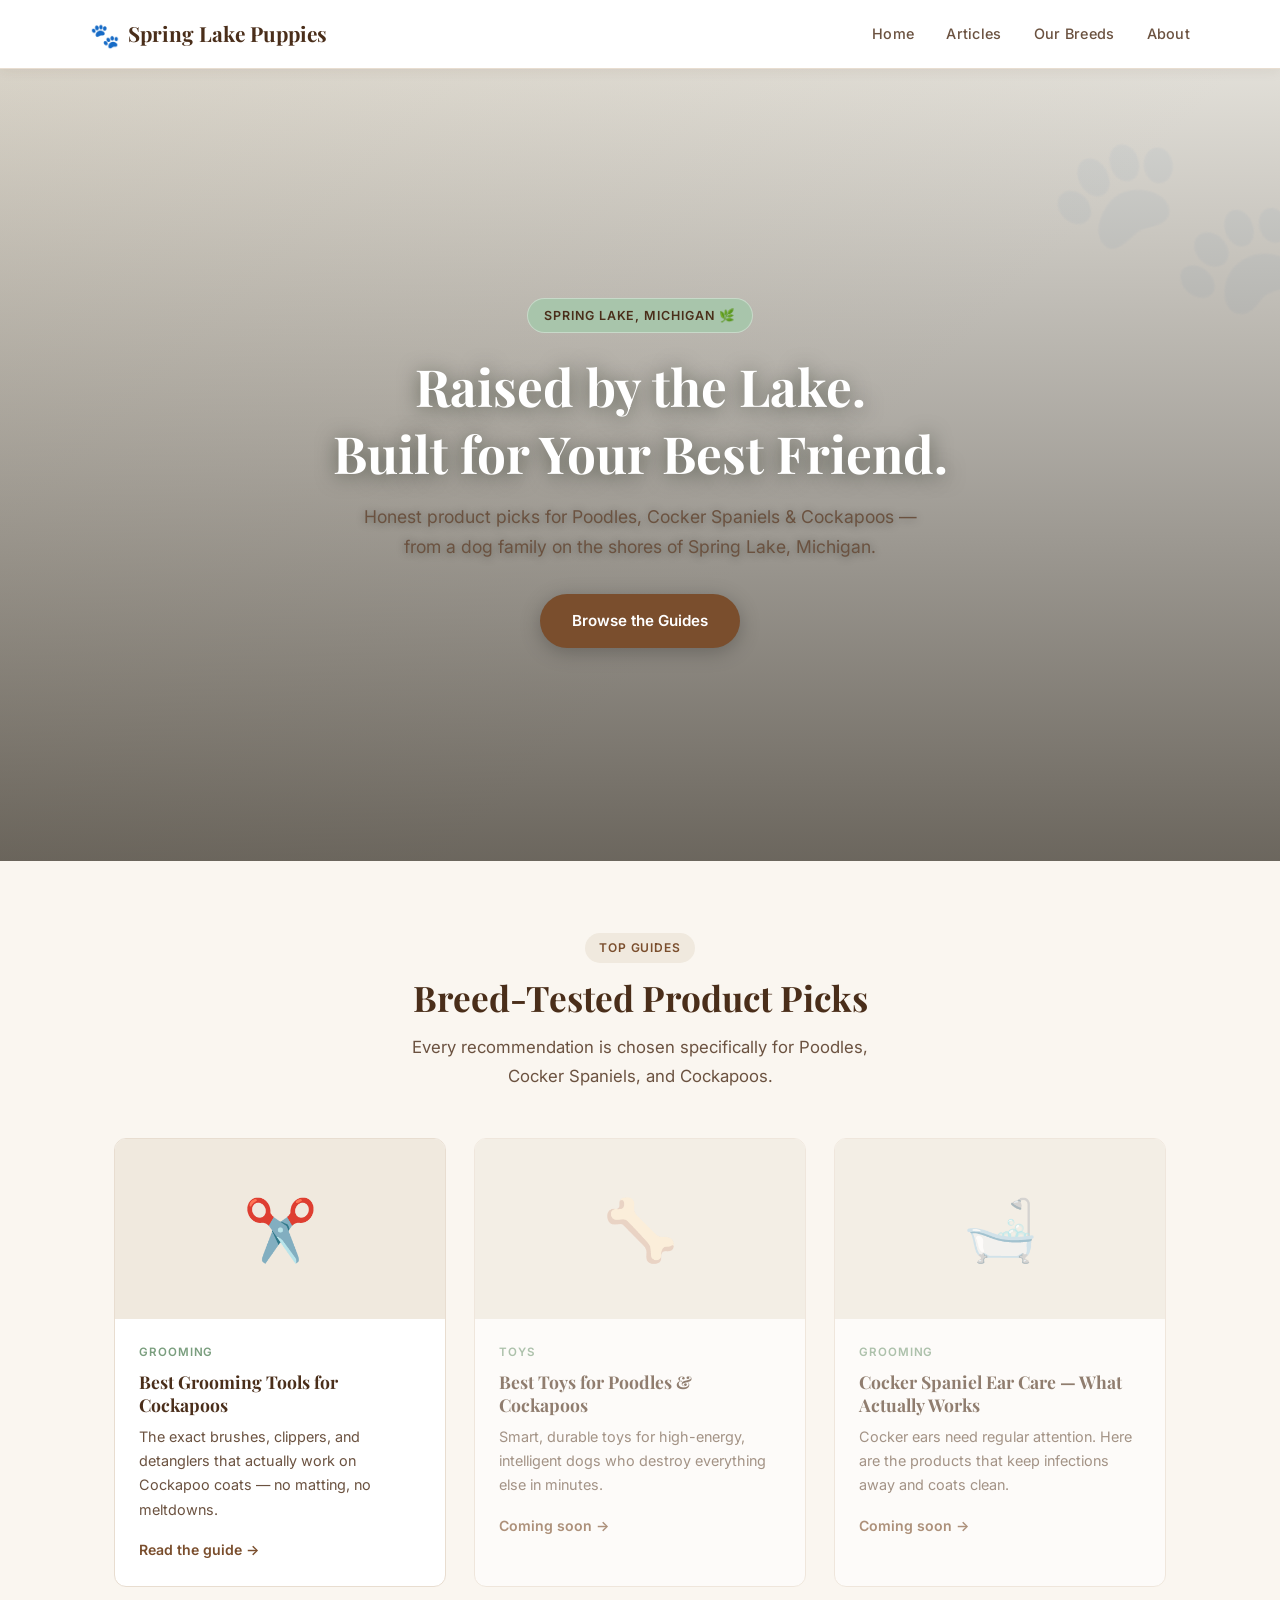
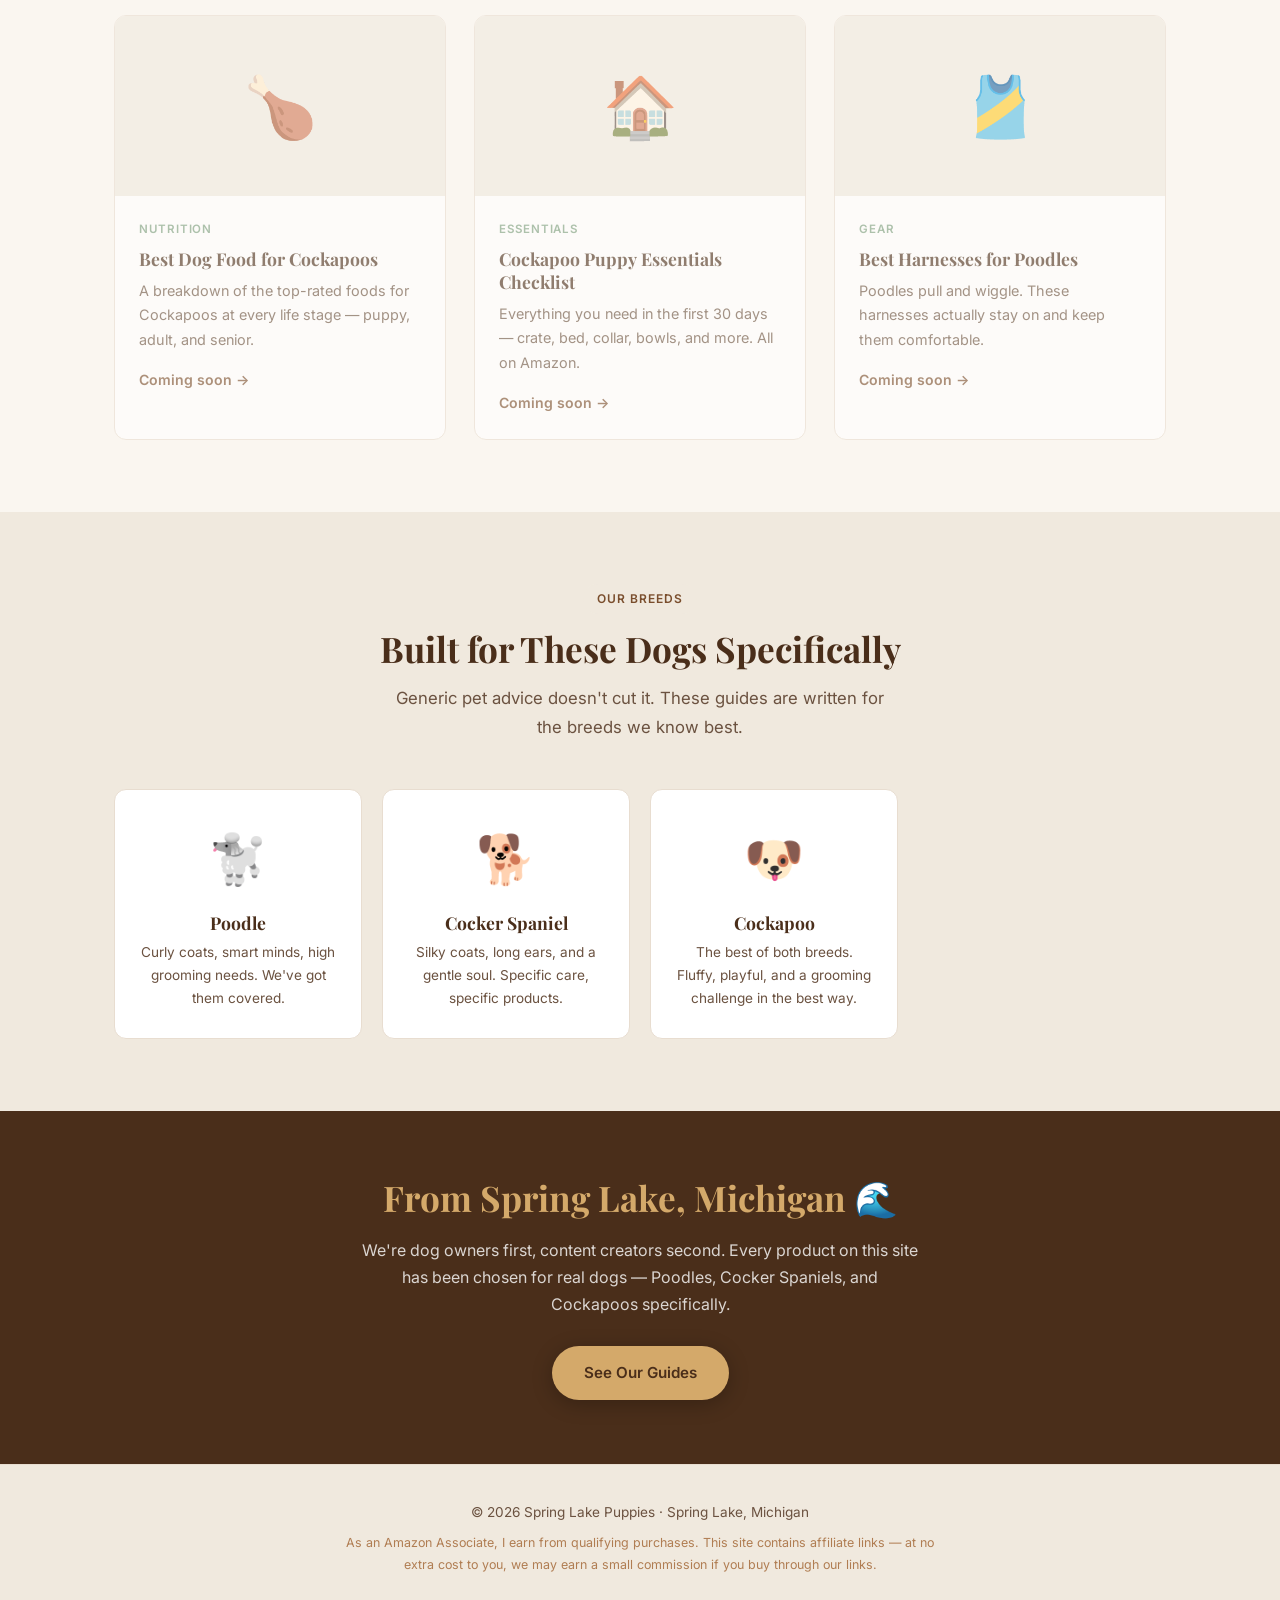
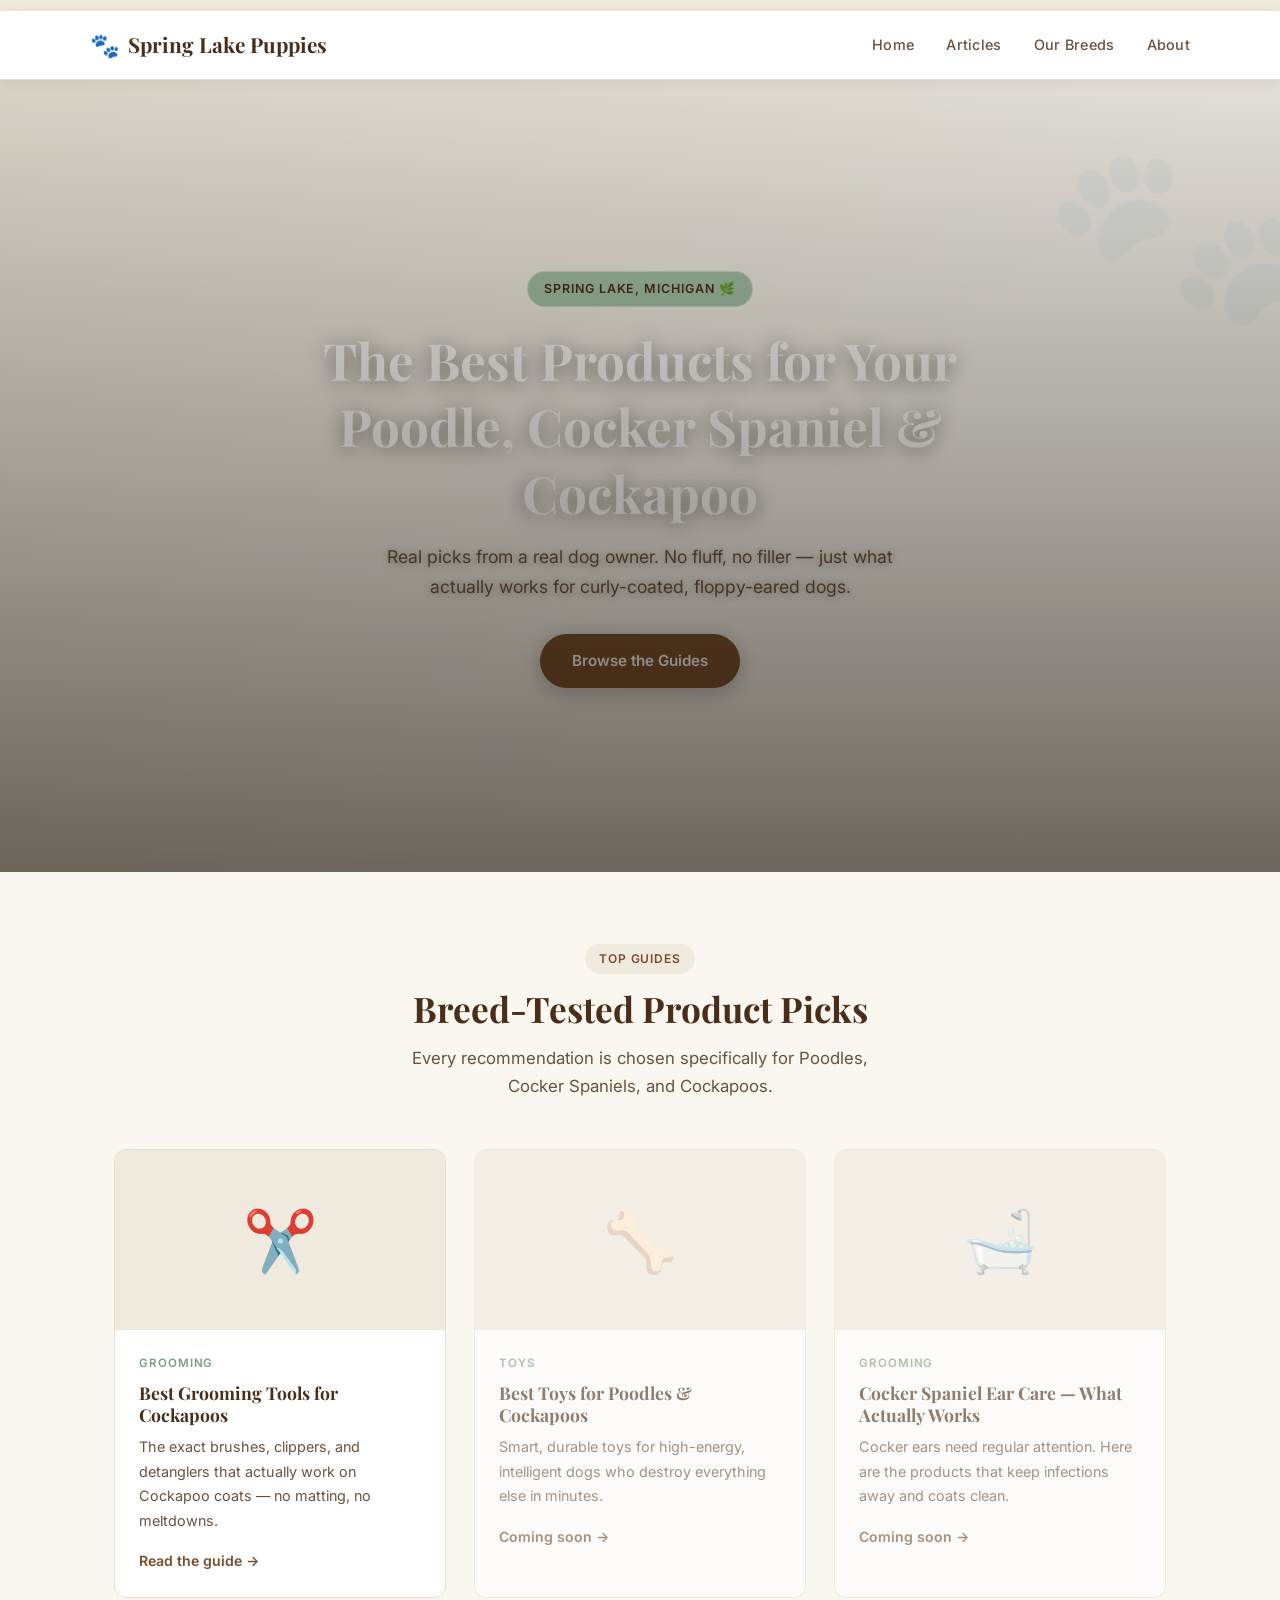
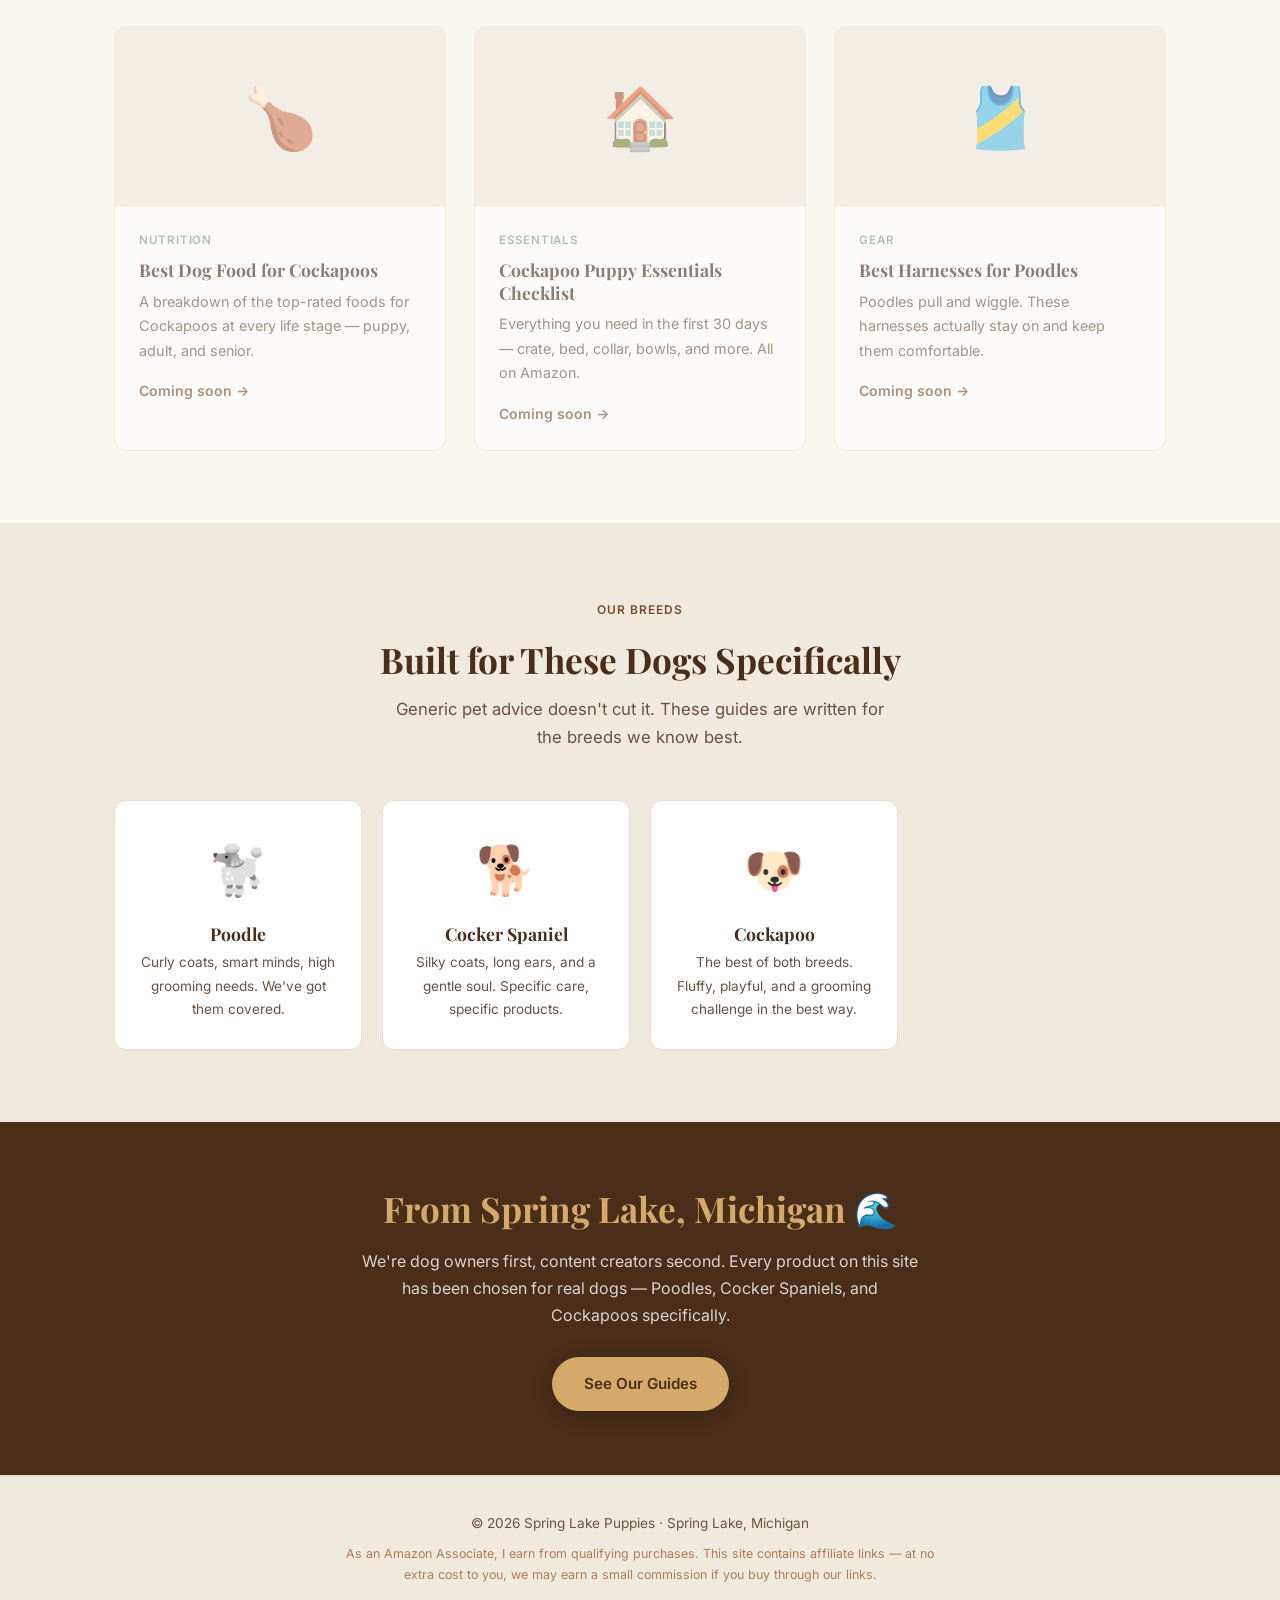
<file: index.html>
<!DOCTYPE html>
<html lang="en">
<head>
  <meta charset="UTF-8" />
  <meta name="viewport" content="width=device-width, initial-scale=1.0" />
  <title>Spring Lake Puppies — Trusted Picks for Poodles, Cockers & Cockapoos</title>
  <meta name="description" content="Honest, breed-tested product picks for Poodles, Cocker Spaniels, and Cockapoos. Grooming tools, toys, food, and more — curated from Spring Lake, Michigan." />
  <link rel="stylesheet" href="style.css" />
</head>
<body>

  <!-- Navigation -->
  <nav>
    <div class="nav-inner">
      <a href="index.html" class="nav-logo">
        <span>🐾</span> Spring Lake Puppies
      </a>
      <ul class="nav-links">
        <li><a href="index.html">Home</a></li>
        <li><a href="#articles">Articles</a></li>
        <li><a href="#breeds">Our Breeds</a></li>
        <li><a href="#about">About</a></li>
      </ul>
    </div>
  </nav>

  <!-- Hero -->
  <section class="hero">
    <div class="hero-content">
      <div class="hero-tag">Spring Lake, Michigan 🌿</div>
      <h1>Raised by the Lake.<br>Built for Your Best Friend.</h1>
      <p>Honest product picks for Poodles, Cocker Spaniels & Cockapoos — from a dog family on the shores of Spring Lake, Michigan.</p>
      <a href="#articles" class="btn">Browse the Guides</a>
    </div>
  </section>

  <!-- Featured Articles -->
  <section class="articles-section" id="articles">
    <div class="container">
      <div class="section-header">
        <div class="section-tag">Top Guides</div>
        <h2>Breed-Tested Product Picks</h2>
        <p>Every recommendation is chosen specifically for Poodles, Cocker Spaniels, and Cockapoos.</p>
      </div>
      <div class="cards-grid">

        <!-- Article 1 — Live -->
        <a href="articles/best-grooming-tools-cockapoos.html" class="card" style="text-decoration:none;">
          <div class="card-image">✂️</div>
          <div class="card-body">
            <div class="card-tag">Grooming</div>
            <h3>Best Grooming Tools for Cockapoos</h3>
            <p>The exact brushes, clippers, and detanglers that actually work on Cockapoo coats — no matting, no meltdowns.</p>
            <span class="card-link">Read the guide</span>
          </div>
        </a>

        <!-- Article 2 — Coming Soon -->
        <div class="card" style="opacity:0.6;">
          <div class="card-image">🦴</div>
          <div class="card-body">
            <div class="card-tag">Toys</div>
            <h3>Best Toys for Poodles & Cockapoos</h3>
            <p>Smart, durable toys for high-energy, intelligent dogs who destroy everything else in minutes.</p>
            <span class="card-link">Coming soon</span>
          </div>
        </div>

        <!-- Article 3 — Coming Soon -->
        <div class="card" style="opacity:0.6;">
          <div class="card-image">🛁</div>
          <div class="card-body">
            <div class="card-tag">Grooming</div>
            <h3>Cocker Spaniel Ear Care — What Actually Works</h3>
            <p>Cocker ears need regular attention. Here are the products that keep infections away and coats clean.</p>
            <span class="card-link">Coming soon</span>
          </div>
        </div>

        <!-- Article 4 — Coming Soon -->
        <div class="card" style="opacity:0.6;">
          <div class="card-image">🍗</div>
          <div class="card-body">
            <div class="card-tag">Nutrition</div>
            <h3>Best Dog Food for Cockapoos</h3>
            <p>A breakdown of the top-rated foods for Cockapoos at every life stage — puppy, adult, and senior.</p>
            <span class="card-link">Coming soon</span>
          </div>
        </div>

        <!-- Article 5 — Coming Soon -->
        <div class="card" style="opacity:0.6;">
          <div class="card-image">🏠</div>
          <div class="card-body">
            <div class="card-tag">Essentials</div>
            <h3>Cockapoo Puppy Essentials Checklist</h3>
            <p>Everything you need in the first 30 days — crate, bed, collar, bowls, and more. All on Amazon.</p>
            <span class="card-link">Coming soon</span>
          </div>
        </div>

        <!-- Article 6 — Coming Soon -->
        <div class="card" style="opacity:0.6;">
          <div class="card-image">🎽</div>
          <div class="card-body">
            <div class="card-tag">Gear</div>
            <h3>Best Harnesses for Poodles</h3>
            <p>Poodles pull and wiggle. These harnesses actually stay on and keep them comfortable.</p>
            <span class="card-link">Coming soon</span>
          </div>
        </div>

      </div>
    </div>
  </section>

  <!-- Breeds Section -->
  <section class="breeds-section" id="breeds">
    <div class="container">
      <div class="section-header">
        <div class="section-tag">Our Breeds</div>
        <h2>Built for These Dogs Specifically</h2>
        <p>Generic pet advice doesn't cut it. These guides are written for the breeds we know best.</p>
      </div>
      <div class="breeds-grid">
        <div class="breed-card">
          <div class="breed-emoji">🐩</div>
          <h3>Poodle</h3>
          <p>Curly coats, smart minds, high grooming needs. We've got them covered.</p>
        </div>
        <div class="breed-card">
          <div class="breed-emoji">🐕</div>
          <h3>Cocker Spaniel</h3>
          <p>Silky coats, long ears, and a gentle soul. Specific care, specific products.</p>
        </div>
        <div class="breed-card">
          <div class="breed-emoji">🐶</div>
          <h3>Cockapoo</h3>
          <p>The best of both breeds. Fluffy, playful, and a grooming challenge in the best way.</p>
        </div>
      </div>
    </div>
  </section>

  <!-- About Strip -->
  <section class="about-strip" id="about">
    <div class="container">
      <h2>From Spring Lake, Michigan 🌊</h2>
      <p>We're dog owners first, content creators second. Every product on this site has been chosen for real dogs — Poodles, Cocker Spaniels, and Cockapoos specifically.</p>
      <a href="#articles" class="btn">See Our Guides</a>
    </div>
  </section>

  <!-- Footer -->
  <footer>
    <div class="container">
      <p>© 2026 Spring Lake Puppies · Spring Lake, Michigan</p>
      <p class="footer-disclaimer">As an Amazon Associate, I earn from qualifying purchases. This site contains affiliate links — at no extra cost to you, we may earn a small commission if you buy through our links.</p>
    </div>
  </footer>

</body>
</html><!DOCTYPE html>
<html lang="en">
<head>
  <meta charset="UTF-8" />
  <meta name="viewport" content="width=device-width, initial-scale=1.0" />
  <title>Spring Lake Puppies — Trusted Picks for Poodles, Cockers & Cockapoos</title>
  <meta name="description" content="Honest, breed-tested product picks for Poodles, Cocker Spaniels, and Cockapoos. Grooming tools, toys, food, and more — curated from Spring Lake, Michigan." />
  <link rel="stylesheet" href="style.css" />
</head>
<body>

  <!-- Navigation -->
  <nav>
    <div class="nav-inner">
      <a href="index.html" class="nav-logo">
        <span>🐾</span> Spring Lake Puppies
      </a>
      <ul class="nav-links">
        <li><a href="index.html">Home</a></li>
        <li><a href="#articles">Articles</a></li>
        <li><a href="#breeds">Our Breeds</a></li>
        <li><a href="#about">About</a></li>
      </ul>
    </div>
  </nav>

  <section class="hero">
    <div class="container">
      <div class="hero-tag">Spring Lake, Michigan 🌿</div>
      <h1>The Best Products for Your Poodle, Cocker Spaniel & Cockapoo</h1>
      <p>Real picks from a real dog owner. No fluff, no filler — just what actually works for curly-coated, floppy-eared dogs.</p>
      <a href="#articles" class="btn">Browse the Guides</a>
    </div>
  </section>

  <section class="articles-section" id="articles">
    <div class="container">
      <div class="section-header">
        <div class="section-tag">Top Guides</div>
        <h2>Breed-Tested Product Picks</h2>
        <p>Every recommendation is chosen specifically for Poodles, Cocker Spaniels, and Cockapoos.</p>
      </div>
      <div class="cards-grid">
        <a href="articles/best-grooming-tools-cockapoos.html" class="card" style="text-decoration:none;">
          <div class="card-image">✂️</div>
          <div class="card-body">
            <div class="card-tag">Grooming</div>
            <h3>Best Grooming Tools for Cockapoos</h3>
            <p>The exact brushes, clippers, and detanglers that actually work on Cockapoo coats — no matting, no meltdowns.</p>
            <span class="card-link">Read the guide</span>
          </div>
        </a>
        <div class="card" style="opacity:0.6;">
          <div class="card-image">🦴</div>
          <div class="card-body">
            <div class="card-tag">Toys</div>
            <h3>Best Toys for Poodles & Cockapoos</h3>
            <p>Smart, durable toys for high-energy, intelligent dogs who destroy everything else in minutes.</p>
            <span class="card-link">Coming soon</span>
          </div>
        </div>
        <div class="card" style="opacity:0.6;">
          <div class="card-image">🛁</div>
          <div class="card-body">
            <div class="card-tag">Grooming</div>
            <h3>Cocker Spaniel Ear Care — What Actually Works</h3>
            <p>Cocker ears need regular attention. Here are the products that keep infections away and coats clean.</p>
            <span class="card-link">Coming soon</span>
          </div>
        </div>
        <div class="card" style="opacity:0.6;">
          <div class="card-image">🍗</div>
          <div class="card-body">
            <div class="card-tag">Nutrition</div>
            <h3>Best Dog Food for Cockapoos</h3>
            <p>A breakdown of the top-rated foods for Cockapoos at every life stage — puppy, adult, and senior.</p>
            <span class="card-link">Coming soon</span>
          </div>
        </div>
        <div class="card" style="opacity:0.6;">
          <div class="card-image">🏠</div>
          <div class="card-body">
            <div class="card-tag">Essentials</div>
            <h3>Cockapoo Puppy Essentials Checklist</h3>
            <p>Everything you need in the first 30 days — crate, bed, collar, bowls, and more. All on Amazon.</p>
            <span class="card-link">Coming soon</span>
          </div>
        </div>
        <div class="card" style="opacity:0.6;">
          <div class="card-image">🎽</div>
          <div class="card-body">
            <div class="card-tag">Gear</div>
            <h3>Best Harnesses for Poodles</h3>
            <p>Poodles pull and wiggle. These harnesses actually stay on and keep them comfortable.</p>
            <span class="card-link">Coming soon</span>
          </div>
        </div>
      </div>
    </div>
  </section>

  <section class="breeds-section" id="breeds">
    <div class="container">
      <div class="section-header">
        <div class="section-tag">Our Breeds</div>
        <h2>Built for These Dogs Specifically</h2>
        <p>Generic pet advice doesn't cut it. These guides are written for the breeds we know best.</p>
      </div>
      <div class="breeds-grid">
        <div class="breed-card">
          <div class="breed-emoji">🐩</div>
          <h3>Poodle</h3>
          <p>Curly coats, smart minds, high grooming needs. We've got them covered.</p>
        </div>
        <div class="breed-card">
          <div class="breed-emoji">🐕</div>
          <h3>Cocker Spaniel</h3>
          <p>Silky coats, long ears, and a gentle soul. Specific care, specific products.</p>
        </div>
        <div class="breed-card">
          <div class="breed-emoji">🐶</div>
          <h3>Cockapoo</h3>
          <p>The best of both breeds. Fluffy, playful, and a grooming challenge in the best way.</p>
        </div>
      </div>
    </div>
  </section>

  <section class="about-strip" id="about">
    <div class="container">
      <h2>From Spring Lake, Michigan 🌊</h2>
      <p>We're dog owners first, content creators second. Every product on this site has been chosen for real dogs — Poodles, Cocker Spaniels, and Cockapoos specifically.</p>
      <a href="#articles" class="btn">See Our Guides</a>
    </div>
  </section>

  <footer>
    <div class="container">
      <p>© 2026 Spring Lake Puppies · Spring Lake, Michigan</p>
      <p class="footer-disclaimer">As an Amazon Associate, I earn from qualifying purchases. This site contains affiliate links — at no extra cost to you, we may earn a small commission if you buy through our links.</p>
    </div>
  </footer>

</body>
</html>
</file>
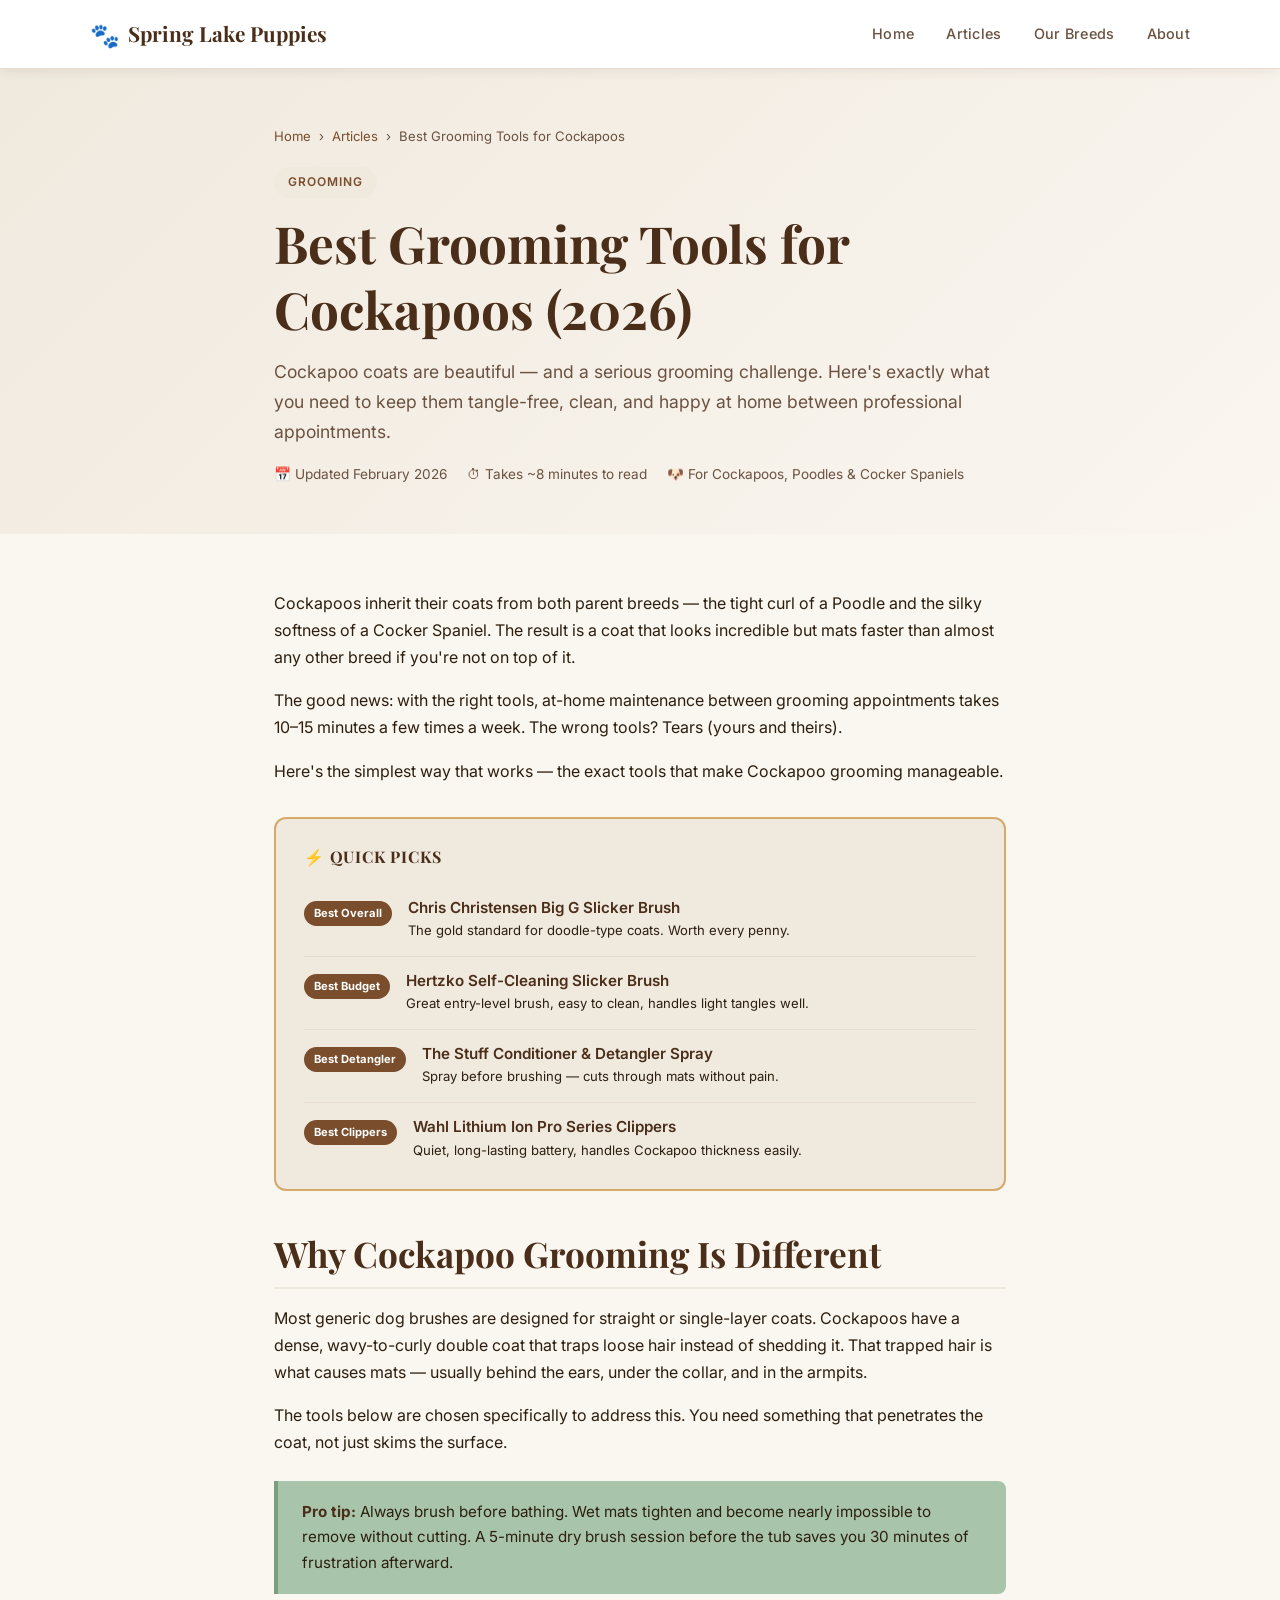
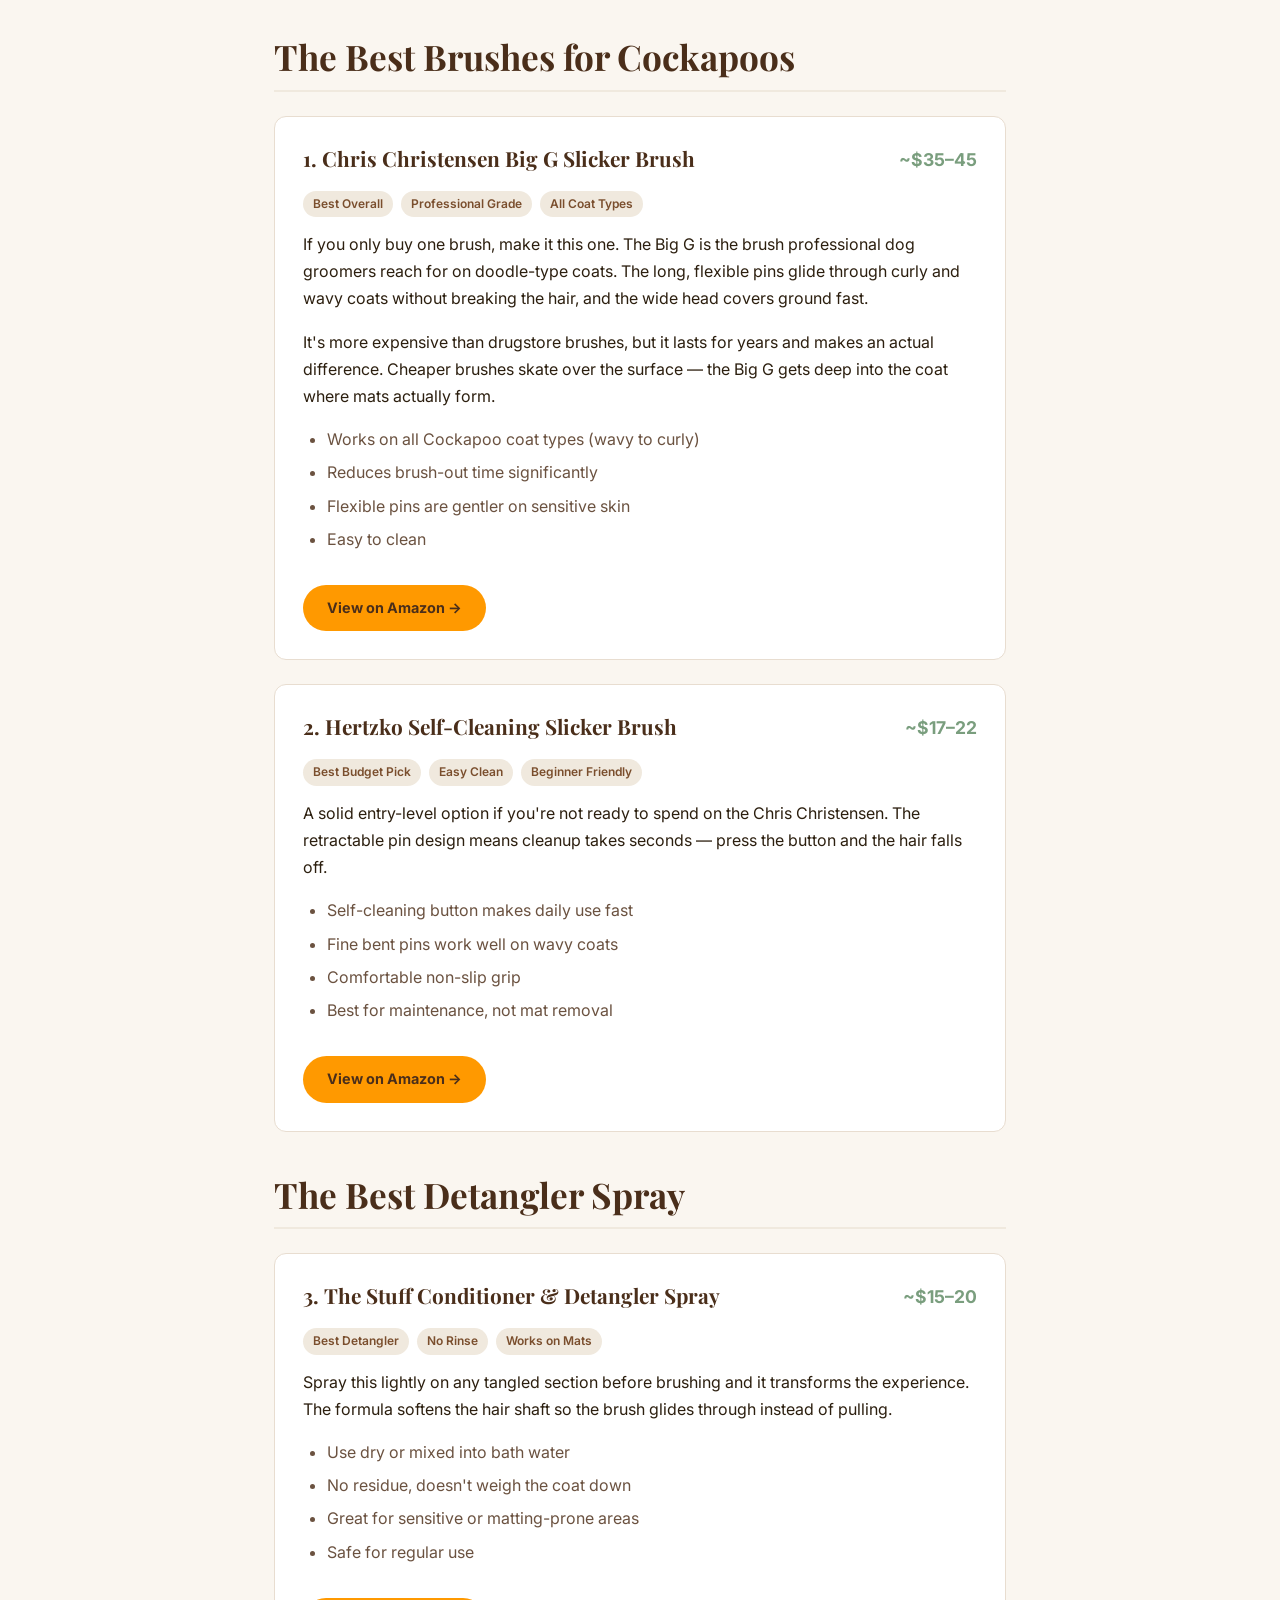
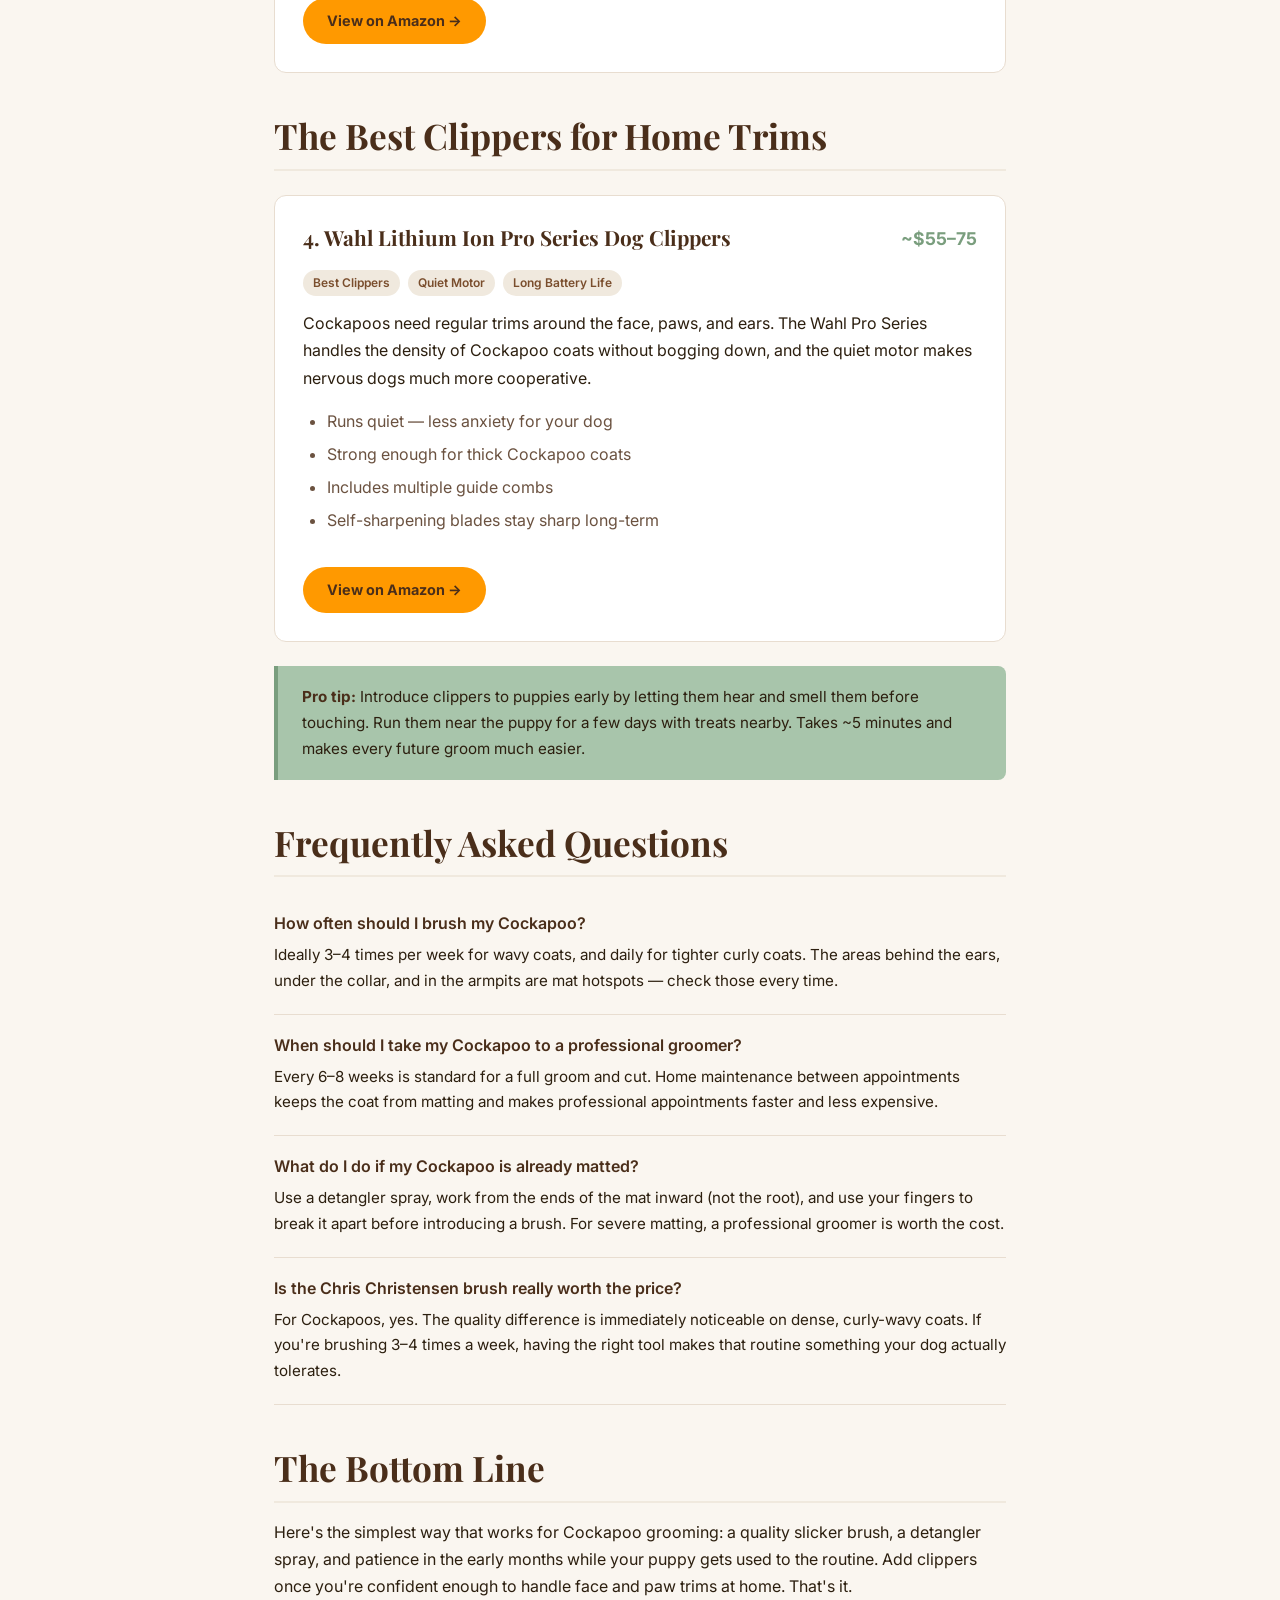
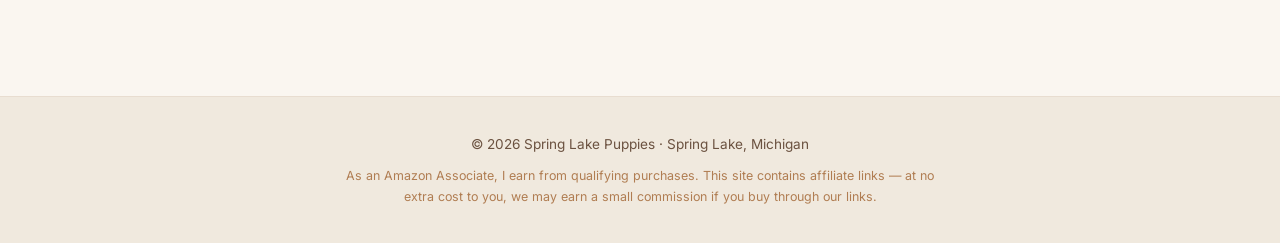
<file: articles/best-grooming-tools-cockapoos.html>
<!DOCTYPE html>
<html lang="en">
<head>
  <meta charset="UTF-8" />
  <meta name="viewport" content="width=device-width, initial-scale=1.0" />
  <title>Best Grooming Tools for Cockapoos (2026) — Spring Lake Puppies</title>
  <meta name="description" content="The best brushes, clippers, and detanglers for Cockapoo coats. Tested picks that prevent matting and make grooming easier for you and your dog." />
  <link rel="stylesheet" href="../style.css" />
</head>
<body>

  <nav>
    <div class="nav-inner">
      <a href="../index.html" class="nav-logo">
        <span>🐾</span> Spring Lake Puppies
      </a>
      <ul class="nav-links">
        <li><a href="../index.html">Home</a></li>
        <li><a href="../index.html#articles">Articles</a></li>
        <li><a href="../index.html#breeds">Our Breeds</a></li>
        <li><a href="../index.html#about">About</a></li>
      </ul>
    </div>
  </nav>

  <section class="article-hero">
    <div class="container-narrow">
      <div class="breadcrumb">
        <a href="../index.html">Home</a>
        <span>›</span>
        <a href="../index.html#articles">Articles</a>
        <span>›</span>
        Best Grooming Tools for Cockapoos
      </div>
      <div class="section-tag">Grooming</div>
      <h1>Best Grooming Tools for Cockapoos (2026)</h1>
      <p style="font-size:1.1rem; margin-top:14px;">Cockapoo coats are beautiful — and a serious grooming challenge. Here's exactly what you need to keep them tangle-free, clean, and happy at home between professional appointments.</p>
      <div class="article-meta">
        <span>📅 Updated February 2026</span>
        <span>⏱ Takes ~8 minutes to read</span>
        <span>🐶 For Cockapoos, Poodles & Cocker Spaniels</span>
      </div>
    </div>
  </section>

  <div class="article-content">
    <div class="container-narrow">

      <p>Cockapoos inherit their coats from both parent breeds — the tight curl of a Poodle and the silky softness of a Cocker Spaniel. The result is a coat that looks incredible but mats faster than almost any other breed if you're not on top of it.</p>

      <p>The good news: with the right tools, at-home maintenance between grooming appointments takes 10–15 minutes a few times a week. The wrong tools? Tears (yours and theirs).</p>

      <p>Here's the simplest way that works — the exact tools that make Cockapoo grooming manageable.</p>

      <div class="quick-picks">
        <h3>⚡ Quick Picks</h3>
        <div class="quick-pick-item">
          <span class="pick-badge">Best Overall</span>
          <div class="pick-info">
            <h4>Chris Christensen Big G Slicker Brush</h4>
            <p>The gold standard for doodle-type coats. Worth every penny.</p>
          </div>
        </div>
        <div class="quick-pick-item">
          <span class="pick-badge">Best Budget</span>
          <div class="pick-info">
            <h4>Hertzko Self-Cleaning Slicker Brush</h4>
            <p>Great entry-level brush, easy to clean, handles light tangles well.</p>
          </div>
        </div>
        <div class="quick-pick-item">
          <span class="pick-badge">Best Detangler</span>
          <div class="pick-info">
            <h4>The Stuff Conditioner &amp; Detangler Spray</h4>
            <p>Spray before brushing — cuts through mats without pain.</p>
          </div>
        </div>
        <div class="quick-pick-item">
          <span class="pick-badge">Best Clippers</span>
          <div class="pick-info">
            <h4>Wahl Lithium Ion Pro Series Clippers</h4>
            <p>Quiet, long-lasting battery, handles Cockapoo thickness easily.</p>
          </div>
        </div>
      </div>

      <h2>Why Cockapoo Grooming Is Different</h2>

      <p>Most generic dog brushes are designed for straight or single-layer coats. Cockapoos have a dense, wavy-to-curly double coat that traps loose hair instead of shedding it. That trapped hair is what causes mats — usually behind the ears, under the collar, and in the armpits.</p>

      <p>The tools below are chosen specifically to address this. You need something that penetrates the coat, not just skims the surface.</p>

      <div class="pro-tip">
        <p><strong>Pro tip:</strong> Always brush before bathing. Wet mats tighten and become nearly impossible to remove without cutting. A 5-minute dry brush session before the tub saves you 30 minutes of frustration afterward.</p>
      </div>

      <h2>The Best Brushes for Cockapoos</h2>

      <div class="product-block">
        <div class="product-block-header">
          <h3>1. Chris Christensen Big G Slicker Brush</h3>
          <span class="product-price">~$35–45</span>
        </div>
        <div class="product-tags">
          <span class="product-tag">Best Overall</span>
          <span class="product-tag">Professional Grade</span>
          <span class="product-tag">All Coat Types</span>
        </div>
        <p>If you only buy one brush, make it this one. The Big G is the brush professional dog groomers reach for on doodle-type coats. The long, flexible pins glide through curly and wavy coats without breaking the hair, and the wide head covers ground fast.</p>
        <p>It's more expensive than drugstore brushes, but it lasts for years and makes an actual difference. Cheaper brushes skate over the surface — the Big G gets deep into the coat where mats actually form.</p>
        <ul>
          <li>Works on all Cockapoo coat types (wavy to curly)</li>
          <li>Reduces brush-out time significantly</li>
          <li>Flexible pins are gentler on sensitive skin</li>
          <li>Easy to clean</li>
        </ul>
        <a href="YOUR_AFFILIATE_LINK_HERE" class="amazon-btn" target="_blank" rel="nofollow noopener">View on Amazon →</a>
      </div>

      <div class="product-block">
        <div class="product-block-header">
          <h3>2. Hertzko Self-Cleaning Slicker Brush</h3>
          <span class="product-price">~$17–22</span>
        </div>
        <div class="product-tags">
          <span class="product-tag">Best Budget Pick</span>
          <span class="product-tag">Easy Clean</span>
          <span class="product-tag">Beginner Friendly</span>
        </div>
        <p>A solid entry-level option if you're not ready to spend on the Chris Christensen. The retractable pin design means cleanup takes seconds — press the button and the hair falls off.</p>
        <ul>
          <li>Self-cleaning button makes daily use fast</li>
          <li>Fine bent pins work well on wavy coats</li>
          <li>Comfortable non-slip grip</li>
          <li>Best for maintenance, not mat removal</li>
        </ul>
        <a href="YOUR_AFFILIATE_LINK_HERE" class="amazon-btn" target="_blank" rel="nofollow noopener">View on Amazon →</a>
      </div>

      <h2>The Best Detangler Spray</h2>

      <div class="product-block">
        <div class="product-block-header">
          <h3>3. The Stuff Conditioner &amp; Detangler Spray</h3>
          <span class="product-price">~$15–20</span>
        </div>
        <div class="product-tags">
          <span class="product-tag">Best Detangler</span>
          <span class="product-tag">No Rinse</span>
          <span class="product-tag">Works on Mats</span>
        </div>
        <p>Spray this lightly on any tangled section before brushing and it transforms the experience. The formula softens the hair shaft so the brush glides through instead of pulling.</p>
        <ul>
          <li>Use dry or mixed into bath water</li>
          <li>No residue, doesn't weigh the coat down</li>
          <li>Great for sensitive or matting-prone areas</li>
          <li>Safe for regular use</li>
        </ul>
        <a href="YOUR_AFFILIATE_LINK_HERE" class="amazon-btn" target="_blank" rel="nofollow noopener">View on Amazon →</a>
      </div>

      <h2>The Best Clippers for Home Trims</h2>

      <div class="product-block">
        <div class="product-block-header">
          <h3>4. Wahl Lithium Ion Pro Series Dog Clippers</h3>
          <span class="product-price">~$55–75</span>
        </div>
        <div class="product-tags">
          <span class="product-tag">Best Clippers</span>
          <span class="product-tag">Quiet Motor</span>
          <span class="product-tag">Long Battery Life</span>
        </div>
        <p>Cockapoos need regular trims around the face, paws, and ears. The Wahl Pro Series handles the density of Cockapoo coats without bogging down, and the quiet motor makes nervous dogs much more cooperative.</p>
        <ul>
          <li>Runs quiet — less anxiety for your dog</li>
          <li>Strong enough for thick Cockapoo coats</li>
          <li>Includes multiple guide combs</li>
          <li>Self-sharpening blades stay sharp long-term</li>
        </ul>
        <a href="YOUR_AFFILIATE_LINK_HERE" class="amazon-btn" target="_blank" rel="nofollow noopener">View on Amazon →</a>
      </div>

      <div class="pro-tip">
        <p><strong>Pro tip:</strong> Introduce clippers to puppies early by letting them hear and smell them before touching. Run them near the puppy for a few days with treats nearby. Takes ~5 minutes and makes every future groom much easier.</p>
      </div>

      <h2>Frequently Asked Questions</h2>

      <div class="faq-item">
        <h4>How often should I brush my Cockapoo?</h4>
        <p>Ideally 3–4 times per week for wavy coats, and daily for tighter curly coats. The areas behind the ears, under the collar, and in the armpits are mat hotspots — check those every time.</p>
      </div>
      <div class="faq-item">
        <h4>When should I take my Cockapoo to a professional groomer?</h4>
        <p>Every 6–8 weeks is standard for a full groom and cut. Home maintenance between appointments keeps the coat from matting and makes professional appointments faster and less expensive.</p>
      </div>
      <div class="faq-item">
        <h4>What do I do if my Cockapoo is already matted?</h4>
        <p>Use a detangler spray, work from the ends of the mat inward (not the root), and use your fingers to break it apart before introducing a brush. For severe matting, a professional groomer is worth the cost.</p>
      </div>
      <div class="faq-item">
        <h4>Is the Chris Christensen brush really worth the price?</h4>
        <p>For Cockapoos, yes. The quality difference is immediately noticeable on dense, curly-wavy coats. If you're brushing 3–4 times a week, having the right tool makes that routine something your dog actually tolerates.</p>
      </div>

      <h2>The Bottom Line</h2>
      <p>Here's the simplest way that works for Cockapoo grooming: a quality slicker brush, a detangler spray, and patience in the early months while your puppy gets used to the routine. Add clippers once you're confident enough to handle face and paw trims at home. That's it.</p>

    </div>
  </div>

  <footer>
    <div class="container">
      <p>© 2026 Spring Lake Puppies · Spring Lake, Michigan</p>
      <p class="footer-disclaimer">As an Amazon Associate, I earn from qualifying purchases. This site contains affiliate links — at no extra cost to you, we may earn a small commission if you buy through our links.</p>
    </div>
  </footer>

</body>
</html>
</file>
<file: style.css>
/* ===========================
   Spring Lake Puppies — Styles
   =========================== */

@import url('https://fonts.googleapis.com/css2?family=Playfair+Display:wght@400;600;700&family=Inter:wght@300;400;500;600&display=swap');

/* --- Variables --- */
/* Palette drawn from the hero photo: golden water, Michigan green, warm amber sky */
:root {
  --cream: #FDF6E8;
  --cream-dark: #F2E5C8;
  --brown-dark: #2A1A08;
  --brown-mid: #8A5222;
  --brown-light: #B8784A;
  --tan: #C4953A;
  --sage: #3D6B28;
  --sage-light: #7AAD60;
  --white: #FFFFFF;
  --text: #1E1208;
  --text-light: #5C3C1A;
  --border: #E5D5B8;
  --shadow: rgba(42, 26, 8, 0.10);
  --radius: 12px;
  --radius-sm: 8px;
}

/* --- Reset --- */
*, *::before, *::after { box-sizing: border-box; margin: 0; padding: 0; }
html { scroll-behavior: smooth; }
body {
  font-family: 'Inter', sans-serif;
  background-color: var(--cream);
  color: var(--text);
  line-height: 1.7;
  font-size: 16px;
}
img { max-width: 100%; display: block; }
a { color: var(--brown-mid); text-decoration: none; }
a:hover { color: var(--brown-dark); }

/* --- Typography --- */
h1, h2, h3, h4 {
  font-family: 'Playfair Display', serif;
  color: var(--brown-dark);
  line-height: 1.3;
}
h1 { font-size: clamp(2rem, 5vw, 3.2rem); }
h2 { font-size: clamp(1.5rem, 3vw, 2.2rem); }
h3 { font-size: 1.3rem; }
p { margin-bottom: 1rem; color: var(--text-light); }

/* --- Layout --- */
.container { max-width: 1100px; margin: 0 auto; padding: 0 24px; }
.container-narrow { max-width: 780px; margin: 0 auto; padding: 0 24px; }

/* --- Navigation --- */
nav {
  background: var(--white);
  border-bottom: 1px solid var(--border);
  padding: 0 24px;
  position: sticky;
  top: 0;
  z-index: 100;
  box-shadow: 0 2px 12px var(--shadow);
}
.nav-inner {
  max-width: 1100px;
  margin: 0 auto;
  display: flex;
  align-items: center;
  justify-content: space-between;
  height: 68px;
}
.nav-logo {
  font-family: 'Playfair Display', serif;
  font-size: 1.3rem;
  font-weight: 700;
  color: var(--brown-dark);
  display: flex;
  align-items: center;
  gap: 8px;
}
.nav-logo span { font-size: 1.5rem; }
.nav-links { display: flex; gap: 32px; list-style: none; }
.nav-links a {
  font-size: 0.9rem;
  font-weight: 500;
  color: var(--text-light);
  letter-spacing: 0.02em;
  transition: color 0.2s;
}
.nav-links a:hover { color: var(--brown-dark); }

/* --- Hero --- */
.hero {
  /* Replace URL with hero.png once file is added to repo */
  background-image: url('https://images.squarespace-cdn.com/content/v1/67fd234c277eb418e6844551/1744642896621-BWI89ZDX9VE7S2TN305I/Homepage2.png');
  background-size: cover;
  background-position: center 60%;
  min-height: 88vh;
  display: flex;
  align-items: center;
  position: relative;
  overflow: hidden;
}
.hero::after {
  content: '';
  position: absolute;
  inset: 0;
  background: linear-gradient(
    to bottom,
    rgba(10, 20, 5, 0.10) 0%,
    rgba(15, 12, 4, 0.35) 50%,
    rgba(20, 14, 4, 0.62) 100%
  );
}
.hero-content {
  position: relative;
  z-index: 1;
  text-align: center;
  width: 100%;
  padding: 80px 24px 72px;
}
.hero-tag {
  display: inline-block;
  background: rgba(255,255,255,0.18);
  backdrop-filter: blur(8px);
  border: 1px solid rgba(255,255,255,0.35);
  color: #FFFFFF;
  font-size: 0.78rem;
  font-weight: 600;
  letter-spacing: 0.10em;
  text-transform: uppercase;
  padding: 6px 18px;
  border-radius: 100px;
  margin-bottom: 20px;
}
.hero h1 {
  color: #FFFFFF;
  text-shadow: 0 2px 20px rgba(10, 20, 5, 0.5);
  margin-bottom: 16px;
  max-width: 720px;
  margin-left: auto;
  margin-right: auto;
}
.hero p {
  font-size: 1.15rem;
  max-width: 560px;
  margin: 0 auto 36px;
  color: rgba(255, 255, 255, 0.90);
  text-shadow: 0 1px 8px rgba(10, 20, 5, 0.4);
}
.btn {
  display: inline-block;
  background: var(--tan);
  color: var(--brown-dark);
  padding: 14px 36px;
  border-radius: 100px;
  font-weight: 700;
  font-size: 0.95rem;
  transition: background 0.2s, transform 0.15s, box-shadow 0.2s;
  box-shadow: 0 4px 20px rgba(0,0,0,0.25);
}
.btn:hover { background: #D4A840; color: var(--brown-dark); transform: translateY(-2px); box-shadow: 0 6px 24px rgba(0,0,0,0.30); }
.btn-outline {
  background: rgba(255,255,255,0.15);
  border: 2px solid rgba(255,255,255,0.7);
  color: var(--white);
  backdrop-filter: blur(4px);
}
.btn-outline:hover { background: var(--white); color: var(--brown-dark); }

/* --- Section Headers --- */
.section-header { text-align: center; margin-bottom: 48px; }
.section-header p { font-size: 1.05rem; max-width: 500px; margin: 12px auto 0; }
.section-tag {
  display: inline-block;
  background: var(--cream-dark);
  color: var(--brown-mid);
  font-size: 0.75rem;
  font-weight: 600;
  letter-spacing: 0.08em;
  text-transform: uppercase;
  padding: 5px 14px;
  border-radius: 100px;
  margin-bottom: 12px;
}

/* --- Article Cards --- */
.articles-section { padding: 72px 0; }
.cards-grid {
  display: grid;
  grid-template-columns: repeat(auto-fill, minmax(300px, 1fr));
  gap: 28px;
}
.card {
  background: var(--white);
  border-radius: var(--radius);
  overflow: hidden;
  border: 1px solid var(--border);
  transition: transform 0.2s, box-shadow 0.2s;
}
.card:hover { transform: translateY(-4px); box-shadow: 0 12px 32px var(--shadow); }
.card-image {
  height: 180px;
  background: var(--cream-dark);
  display: flex;
  align-items: center;
  justify-content: center;
  font-size: 60px;
}
.card-body { padding: 24px; }
.card-tag {
  font-size: 0.72rem;
  font-weight: 600;
  letter-spacing: 0.08em;
  text-transform: uppercase;
  color: var(--sage);
  margin-bottom: 8px;
}
.card h3 { font-size: 1.1rem; margin-bottom: 8px; color: var(--brown-dark); }
.card p { font-size: 0.9rem; margin-bottom: 16px; }
.card-link {
  font-size: 0.88rem;
  font-weight: 600;
  color: var(--brown-mid);
  display: flex;
  align-items: center;
  gap: 4px;
}
.card-link::after { content: '→'; transition: transform 0.2s; }
.card:hover .card-link::after { transform: translateX(4px); }

/* --- Breeds Section --- */
.breeds-section {
  background: var(--cream-dark);
  padding: 72px 0;
}
.breeds-grid {
  display: grid;
  grid-template-columns: repeat(auto-fill, minmax(220px, 1fr));
  gap: 20px;
  margin-top: 40px;
}
.breed-card {
  background: var(--white);
  border-radius: var(--radius);
  padding: 28px 24px;
  text-align: center;
  border: 1px solid var(--border);
  transition: transform 0.2s;
}
.breed-card:hover { transform: translateY(-3px); }
.breed-emoji { font-size: 48px; margin-bottom: 12px; }
.breed-card h3 { font-size: 1.1rem; margin-bottom: 6px; }
.breed-card p { font-size: 0.85rem; margin: 0; }

/* --- About Strip --- */
.about-strip {
  background: linear-gradient(135deg, #1A3010 0%, #2A1A08 100%);
  color: var(--white);
  padding: 64px 24px;
  text-align: center;
}
.about-strip h2 { color: var(--tan); margin-bottom: 16px; }
.about-strip p { color: rgba(255,255,255,0.82); max-width: 560px; margin: 0 auto 28px; }
.about-strip .btn { background: var(--tan); color: var(--brown-dark); }
.about-strip .btn:hover { background: #D4A840; color: var(--brown-dark); }

/* --- Footer --- */
footer {
  background: var(--cream-dark);
  border-top: 1px solid var(--border);
  padding: 36px 24px;
  text-align: center;
}
footer p { font-size: 0.85rem; color: var(--text-light); margin: 0; }
.footer-disclaimer {
  font-size: 0.78rem;
  color: var(--brown-light);
  margin-top: 8px;
  max-width: 600px;
  margin-left: auto;
  margin-right: auto;
}

/* --- Article Page --- */
.article-hero {
  background: linear-gradient(135deg, var(--cream-dark) 0%, var(--cream) 100%);
  padding: 56px 24px 48px;
}
.breadcrumb {
  font-size: 0.82rem;
  color: var(--text-light);
  margin-bottom: 20px;
  display: flex;
  align-items: center;
  gap: 8px;
}
.breadcrumb a { color: var(--brown-mid); }
.breadcrumb span { color: var(--text-light); }
.article-meta {
  display: flex;
  align-items: center;
  gap: 20px;
  margin-top: 16px;
  font-size: 0.85rem;
  color: var(--text-light);
  flex-wrap: wrap;
}
.article-meta span { display: flex; align-items: center; gap: 5px; }

/* Article Content */
.article-content { padding: 56px 0 80px; }
.article-content h2 { margin: 40px 0 16px; padding-bottom: 10px; border-bottom: 2px solid var(--cream-dark); }
.article-content h3 { margin: 28px 0 10px; color: var(--brown-mid); }
.article-content p { color: var(--text); }
.article-content ul, .article-content ol { padding-left: 24px; margin-bottom: 1rem; }
.article-content li { margin-bottom: 6px; color: var(--text-light); }

/* Quick Picks Box */
.quick-picks {
  background: var(--cream-dark);
  border: 2px solid var(--tan);
  border-radius: var(--radius);
  padding: 28px;
  margin: 32px 0;
}
.quick-picks h3 { color: var(--brown-dark); margin: 0 0 16px; font-size: 1rem; text-transform: uppercase; letter-spacing: 0.05em; }
.quick-pick-item {
  display: flex;
  align-items: flex-start;
  gap: 16px;
  padding: 14px 0;
  border-bottom: 1px solid var(--border);
}
.quick-pick-item:last-child { border-bottom: none; padding-bottom: 0; }
.pick-badge {
  background: var(--brown-mid);
  color: var(--white);
  font-size: 0.7rem;
  font-weight: 700;
  padding: 3px 10px;
  border-radius: 100px;
  white-space: nowrap;
  margin-top: 3px;
}
.pick-info h4 { font-family: 'Inter', sans-serif; font-size: 0.95rem; font-weight: 600; color: var(--brown-dark); margin-bottom: 2px; }
.pick-info p { font-size: 0.82rem; margin: 0; }

/* Product Review Block */
.product-block {
  background: var(--white);
  border: 1px solid var(--border);
  border-radius: var(--radius);
  padding: 28px;
  margin: 24px 0;
}
.product-block-header { display: flex; justify-content: space-between; align-items: flex-start; gap: 16px; flex-wrap: wrap; margin-bottom: 16px; }
.product-block h3 { margin: 0; color: var(--brown-dark); }
.product-price { font-weight: 700; font-size: 1.1rem; color: var(--sage); }
.product-tags { display: flex; gap: 8px; flex-wrap: wrap; margin-bottom: 14px; }
.product-tag {
  background: var(--cream-dark);
  color: var(--brown-mid);
  font-size: 0.75rem;
  font-weight: 600;
  padding: 3px 10px;
  border-radius: 100px;
}
.amazon-btn {
  display: inline-block;
  background: #FF9900;
  color: var(--brown-dark);
  font-weight: 700;
  font-size: 0.9rem;
  padding: 11px 24px;
  border-radius: 100px;
  margin-top: 16px;
  transition: background 0.2s, transform 0.15s;
}
.amazon-btn:hover { background: #e68a00; color: var(--brown-dark); transform: translateY(-1px); }

/* Pro Tip Box */
.pro-tip {
  background: var(--sage-light);
  border-left: 4px solid var(--sage);
  border-radius: 0 var(--radius-sm) var(--radius-sm) 0;
  padding: 18px 24px;
  margin: 24px 0;
}
.pro-tip strong { color: var(--brown-dark); }
.pro-tip p { margin: 0; color: var(--text); font-size: 0.95rem; }

/* FAQ */
.faq-item { border-bottom: 1px solid var(--border); padding: 20px 0; }
.faq-item:last-child { border-bottom: none; }
.faq-item h4 { font-family: 'Inter', sans-serif; font-weight: 600; color: var(--brown-dark); margin-bottom: 8px; }
.faq-item p { margin: 0; font-size: 0.95rem; }

/* --- Responsive --- */
@media (max-width: 640px) {
  .nav-links { gap: 16px; }
  .nav-links a { font-size: 0.82rem; }
  .hero { padding: 56px 16px 48px; }
  .cards-grid { grid-template-columns: 1fr; }
  .breeds-grid { grid-template-columns: repeat(2, 1fr); }
  .article-meta { gap: 12px; }
  .product-block-header { flex-direction: column; }
}/* ===========================
   Spring Lake Puppies — Styles
   =========================== */

@import url('https://fonts.googleapis.com/css2?family=Playfair+Display:wght@400;600;700&family=Inter:wght@300;400;500;600&display=swap');

/* --- Variables --- */
:root {
  --cream: #FAF6F0;
  --cream-dark: #F0E9DE;
  --brown-dark: #4A2E1A;
  --brown-mid: #7A4E2D;
  --brown-light: #B07D52;
  --tan: #D4A96A;
  --sage: #7A9E7E;
  --sage-light: #A8C5AB;
  --white: #FFFFFF;
  --text: #2C1F0F;
  --text-light: #6B5240;
  --border: #E8DDD0;
  --shadow: rgba(74, 46, 26, 0.08);
  --radius: 12px;
  --radius-sm: 8px;
}

/* --- Reset --- */
*, *::before, *::after { box-sizing: border-box; margin: 0; padding: 0; }
html { scroll-behavior: smooth; }
body {
  font-family: 'Inter', sans-serif;
  background-color: var(--cream);
  color: var(--text);
  line-height: 1.7;
  font-size: 16px;
}
img { max-width: 100%; display: block; }
a { color: var(--brown-mid); text-decoration: none; }
a:hover { color: var(--brown-dark); }

/* --- Typography --- */
h1, h2, h3, h4 {
  font-family: 'Playfair Display', serif;
  color: var(--brown-dark);
  line-height: 1.3;
}
h1 { font-size: clamp(2rem, 5vw, 3.2rem); }
h2 { font-size: clamp(1.5rem, 3vw, 2.2rem); }
h3 { font-size: 1.3rem; }
p { margin-bottom: 1rem; color: var(--text-light); }

/* --- Layout --- */
.container { max-width: 1100px; margin: 0 auto; padding: 0 24px; }
.container-narrow { max-width: 780px; margin: 0 auto; padding: 0 24px; }

/* --- Navigation --- */
nav {
  background: var(--white);
  border-bottom: 1px solid var(--border);
  padding: 0 24px;
  position: sticky;
  top: 0;
  z-index: 100;
  box-shadow: 0 2px 12px var(--shadow);
}
.nav-inner {
  max-width: 1100px;
  margin: 0 auto;
  display: flex;
  align-items: center;
  justify-content: space-between;
  height: 68px;
}
.nav-logo {
  font-family: 'Playfair Display', serif;
  font-size: 1.3rem;
  font-weight: 700;
  color: var(--brown-dark);
  display: flex;
  align-items: center;
  gap: 8px;
}
.nav-logo span { font-size: 1.5rem; }
.nav-links { display: flex; gap: 32px; list-style: none; }
.nav-links a {
  font-size: 0.9rem;
  font-weight: 500;
  color: var(--text-light);
  letter-spacing: 0.02em;
  transition: color 0.2s;
}
.nav-links a:hover { color: var(--brown-dark); }

/* --- Hero --- */
.hero {
  background: linear-gradient(135deg, var(--cream-dark) 0%, var(--cream) 60%);
  padding: 80px 24px 72px;
  text-align: center;
  position: relative;
  overflow: hidden;
}
.hero::before {
  content: '🐾';
  position: absolute;
  font-size: 200px;
  opacity: 0.04;
  top: -20px;
  right: -20px;
  transform: rotate(-15deg);
}
.hero-tag {
  display: inline-block;
  background: var(--sage-light);
  color: var(--brown-dark);
  font-size: 0.78rem;
  font-weight: 600;
  letter-spacing: 0.08em;
  text-transform: uppercase;
  padding: 6px 16px;
  border-radius: 100px;
  margin-bottom: 20px;
}
.hero h1 { margin-bottom: 16px; max-width: 700px; margin-left: auto; margin-right: auto; }
.hero p {
  font-size: 1.1rem;
  max-width: 560px;
  margin: 0 auto 32px;
  color: var(--text-light);
}
.btn {
  display: inline-block;
  background: var(--brown-mid);
  color: var(--white);
  padding: 14px 32px;
  border-radius: 100px;
  font-weight: 600;
  font-size: 0.95rem;
  transition: background 0.2s, transform 0.15s;
}
.btn:hover { background: var(--brown-dark); color: var(--white); transform: translateY(-1px); }
.btn-outline {
  background: transparent;
  border: 2px solid var(--brown-mid);
  color: var(--brown-mid);
}
.btn-outline:hover { background: var(--brown-mid); color: var(--white); }

/* --- Section Headers --- */
.section-header { text-align: center; margin-bottom: 48px; }
.section-header p { font-size: 1.05rem; max-width: 500px; margin: 12px auto 0; }
.section-tag {
  display: inline-block;
  background: var(--cream-dark);
  color: var(--brown-mid);
  font-size: 0.75rem;
  font-weight: 600;
  letter-spacing: 0.08em;
  text-transform: uppercase;
  padding: 5px 14px;
  border-radius: 100px;
  margin-bottom: 12px;
}

/* --- Article Cards --- */
.articles-section { padding: 72px 0; }
.cards-grid {
  display: grid;
  grid-template-columns: repeat(auto-fill, minmax(300px, 1fr));
  gap: 28px;
}
.card {
  background: var(--white);
  border-radius: var(--radius);
  overflow: hidden;
  border: 1px solid var(--border);
  transition: transform 0.2s, box-shadow 0.2s;
}
.card:hover { transform: translateY(-4px); box-shadow: 0 12px 32px var(--shadow); }
.card-image {
  height: 180px;
  background: var(--cream-dark);
  display: flex;
  align-items: center;
  justify-content: center;
  font-size: 60px;
}
.card-body { padding: 24px; }
.card-tag {
  font-size: 0.72rem;
  font-weight: 600;
  letter-spacing: 0.08em;
  text-transform: uppercase;
  color: var(--sage);
  margin-bottom: 8px;
}
.card h3 { font-size: 1.1rem; margin-bottom: 8px; color: var(--brown-dark); }
.card p { font-size: 0.9rem; margin-bottom: 16px; }
.card-link {
  font-size: 0.88rem;
  font-weight: 600;
  color: var(--brown-mid);
  display: flex;
  align-items: center;
  gap: 4px;
}
.card-link::after { content: '→'; transition: transform 0.2s; }
.card:hover .card-link::after { transform: translateX(4px); }

/* --- Breeds Section --- */
.breeds-section {
  background: var(--cream-dark);
  padding: 72px 0;
}
.breeds-grid {
  display: grid;
  grid-template-columns: repeat(auto-fill, minmax(220px, 1fr));
  gap: 20px;
  margin-top: 40px;
}
.breed-card {
  background: var(--white);
  border-radius: var(--radius);
  padding: 28px 24px;
  text-align: center;
  border: 1px solid var(--border);
  transition: transform 0.2s;
}
.breed-card:hover { transform: translateY(-3px); }
.breed-emoji { font-size: 48px; margin-bottom: 12px; }
.breed-card h3 { font-size: 1.1rem; margin-bottom: 6px; }
.breed-card p { font-size: 0.85rem; margin: 0; }

/* --- About Strip --- */
.about-strip {
  background: var(--brown-dark);
  color: var(--white);
  padding: 64px 24px;
  text-align: center;
}
.about-strip h2 { color: var(--tan); margin-bottom: 16px; }
.about-strip p { color: rgba(255,255,255,0.8); max-width: 560px; margin: 0 auto 28px; }
.about-strip .btn { background: var(--tan); color: var(--brown-dark); }
.about-strip .btn:hover { background: var(--white); }

/* --- Footer --- */
footer {
  background: var(--cream-dark);
  border-top: 1px solid var(--border);
  padding: 36px 24px;
  text-align: center;
}
footer p { font-size: 0.85rem; color: var(--text-light); margin: 0; }
.footer-disclaimer {
  font-size: 0.78rem;
  color: var(--brown-light);
  margin-top: 8px;
  max-width: 600px;
  margin-left: auto;
  margin-right: auto;
}

/* --- Article Page --- */
.article-hero {
  background: linear-gradient(135deg, var(--cream-dark) 0%, var(--cream) 100%);
  padding: 56px 24px 48px;
}
.breadcrumb {
  font-size: 0.82rem;
  color: var(--text-light);
  margin-bottom: 20px;
  display: flex;
  align-items: center;
  gap: 8px;
}
.breadcrumb a { color: var(--brown-mid); }
.breadcrumb span { color: var(--text-light); }
.article-meta {
  display: flex;
  align-items: center;
  gap: 20px;
  margin-top: 16px;
  font-size: 0.85rem;
  color: var(--text-light);
  flex-wrap: wrap;
}
.article-meta span { display: flex; align-items: center; gap: 5px; }

.article-content { padding: 56px 0 80px; }
.article-content h2 { margin: 40px 0 16px; padding-bottom: 10px; border-bottom: 2px solid var(--cream-dark); }
.article-content h3 { margin: 28px 0 10px; color: var(--brown-mid); }
.article-content p { color: var(--text); }
.article-content ul, .article-content ol { padding-left: 24px; margin-bottom: 1rem; }
.article-content li { margin-bottom: 6px; color: var(--text-light); }

.quick-picks {
  background: var(--cream-dark);
  border: 2px solid var(--tan);
  border-radius: var(--radius);
  padding: 28px;
  margin: 32px 0;
}
.quick-picks h3 { color: var(--brown-dark); margin: 0 0 16px; font-size: 1rem; text-transform: uppercase; letter-spacing: 0.05em; }
.quick-pick-item {
  display: flex;
  align-items: flex-start;
  gap: 16px;
  padding: 14px 0;
  border-bottom: 1px solid var(--border);
}
.quick-pick-item:last-child { border-bottom: none; padding-bottom: 0; }
.pick-badge {
  background: var(--brown-mid);
  color: var(--white);
  font-size: 0.7rem;
  font-weight: 700;
  padding: 3px 10px;
  border-radius: 100px;
  white-space: nowrap;
  margin-top: 3px;
}
.pick-info h4 { font-family: 'Inter', sans-serif; font-size: 0.95rem; font-weight: 600; color: var(--brown-dark); margin-bottom: 2px; }
.pick-info p { font-size: 0.82rem; margin: 0; }

.product-block {
  background: var(--white);
  border: 1px solid var(--border);
  border-radius: var(--radius);
  padding: 28px;
  margin: 24px 0;
}
.product-block-header { display: flex; justify-content: space-between; align-items: flex-start; gap: 16px; flex-wrap: wrap; margin-bottom: 16px; }
.product-block h3 { margin: 0; color: var(--brown-dark); }
.product-price { font-weight: 700; font-size: 1.1rem; color: var(--sage); }
.product-tags { display: flex; gap: 8px; flex-wrap: wrap; margin-bottom: 14px; }
.product-tag {
  background: var(--cream-dark);
  color: var(--brown-mid);
  font-size: 0.75rem;
  font-weight: 600;
  padding: 3px 10px;
  border-radius: 100px;
}
.amazon-btn {
  display: inline-block;
  background: #FF9900;
  color: var(--brown-dark);
  font-weight: 700;
  font-size: 0.9rem;
  padding: 11px 24px;
  border-radius: 100px;
  margin-top: 16px;
  transition: background 0.2s, transform 0.15s;
}
.amazon-btn:hover { background: #e68a00; color: var(--brown-dark); transform: translateY(-1px); }

.pro-tip {
  background: var(--sage-light);
  border-left: 4px solid var(--sage);
  border-radius: 0 var(--radius-sm) var(--radius-sm) 0;
  padding: 18px 24px;
  margin: 24px 0;
}
.pro-tip strong { color: var(--brown-dark); }
.pro-tip p { margin: 0; color: var(--text); font-size: 0.95rem; }

.faq-item { border-bottom: 1px solid var(--border); padding: 20px 0; }
.faq-item:last-child { border-bottom: none; }
.faq-item h4 { font-family: 'Inter', sans-serif; font-weight: 600; color: var(--brown-dark); margin-bottom: 8px; }
.faq-item p { margin: 0; font-size: 0.95rem; }

@media (max-width: 640px) {
  .nav-links { gap: 16px; }
  .nav-links a { font-size: 0.82rem; }
  .hero { padding: 56px 16px 48px; }
  .cards-grid { grid-template-columns: 1fr; }
  .breeds-grid { grid-template-columns: repeat(2, 1fr); }
  .article-meta { gap: 12px; }
  .product-block-header { flex-direction: column; }
}
</file>
